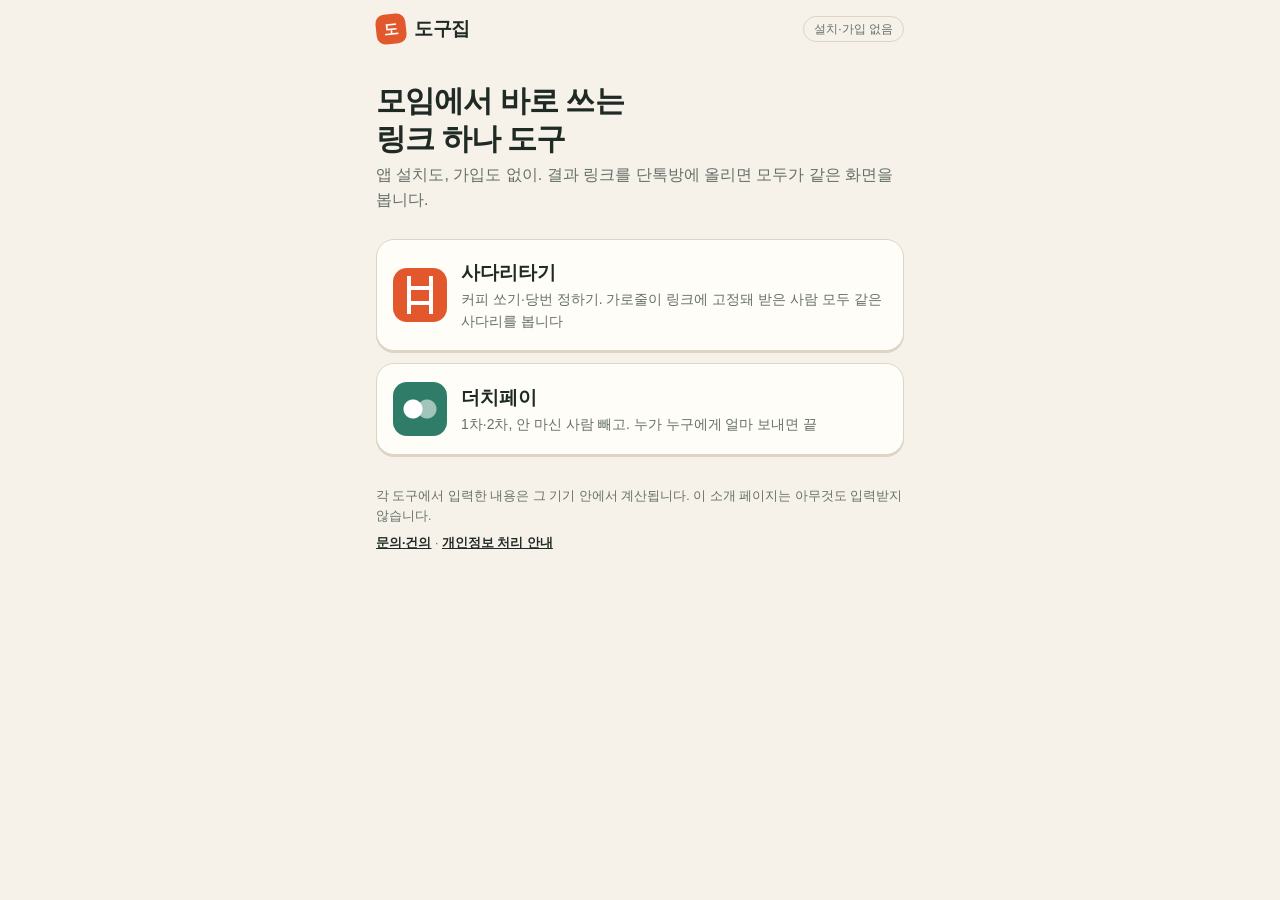
<file: site/dogujip_root/index.html>
<!doctype html>
<html lang="ko">
<head>
<meta charset="utf-8">
<meta name="viewport" content="width=device-width, initial-scale=1, viewport-fit=cover">
<meta name="referrer" content="no-referrer">
<meta http-equiv="Content-Security-Policy" content="default-src 'self'; script-src 'none'; style-src 'self'; img-src 'self' data:; connect-src 'none'; object-src 'none'; base-uri 'none'; form-action 'none'">
<title>도구집 - 설치·가입 없는 모임 도구</title>
<meta name="description" content="설치·가입 없이 링크 하나로 쓰는 사다리타기와 더치페이 계산기">
<link rel="icon" href="icon.svg" type="image/svg+xml">
<link rel="stylesheet" href="css/style.css">
</head>
<body>
<header class="top">
  <a class="brand" href="./"><span class="brand-mark" aria-hidden="true">도</span>도구집</a>
  <span class="tag">설치·가입 없음</span>
</header>
<main id="app">
  <section class="hero">
    <h1>모임에서 바로 쓰는<br>링크 하나 도구</h1>
    <p class="lead">앱 설치도, 가입도 없이. 결과 링크를 단톡방에 올리면 모두가 같은 화면을 봅니다.</p>
  </section>
  <div class="tools">
    <a class="tool" href="https://laddergame.dogujip.com/">
      <span class="tool-icon ladder-icon" aria-hidden="true"></span>
      <span class="tool-body"><b>사다리타기</b><span>커피 쏘기·당번 정하기. 가로줄이 링크에 고정돼 받은 사람 모두 같은 사다리를 봅니다</span></span>
    </a>
    <a class="tool" href="https://dutchtreat.dogujip.com/">
      <span class="tool-icon dutch-icon" aria-hidden="true"></span>
      <span class="tool-body"><b>더치페이</b><span>1차·2차, 안 마신 사람 빼고. 누가 누구에게 얼마 보내면 끝</span></span>
    </a>
  </div>
</main>
<footer class="foot">
  <p>각 도구에서 입력한 내용은 그 기기 안에서 계산됩니다. 이 소개 페이지는 아무것도 입력받지 않습니다.</p>
  <p><a href="mailto:sprycoke1@gmail.com?subject=%5B%EB%8F%84%EA%B5%AC%EC%A7%91%5D%20%EB%AC%B8%EC%9D%98%C2%B7%EA%B1%B4%EC%9D%98">문의·건의</a> · <a href="privacy.html">개인정보 처리 안내</a></p>
</footer>
</body>
</html>
</file>
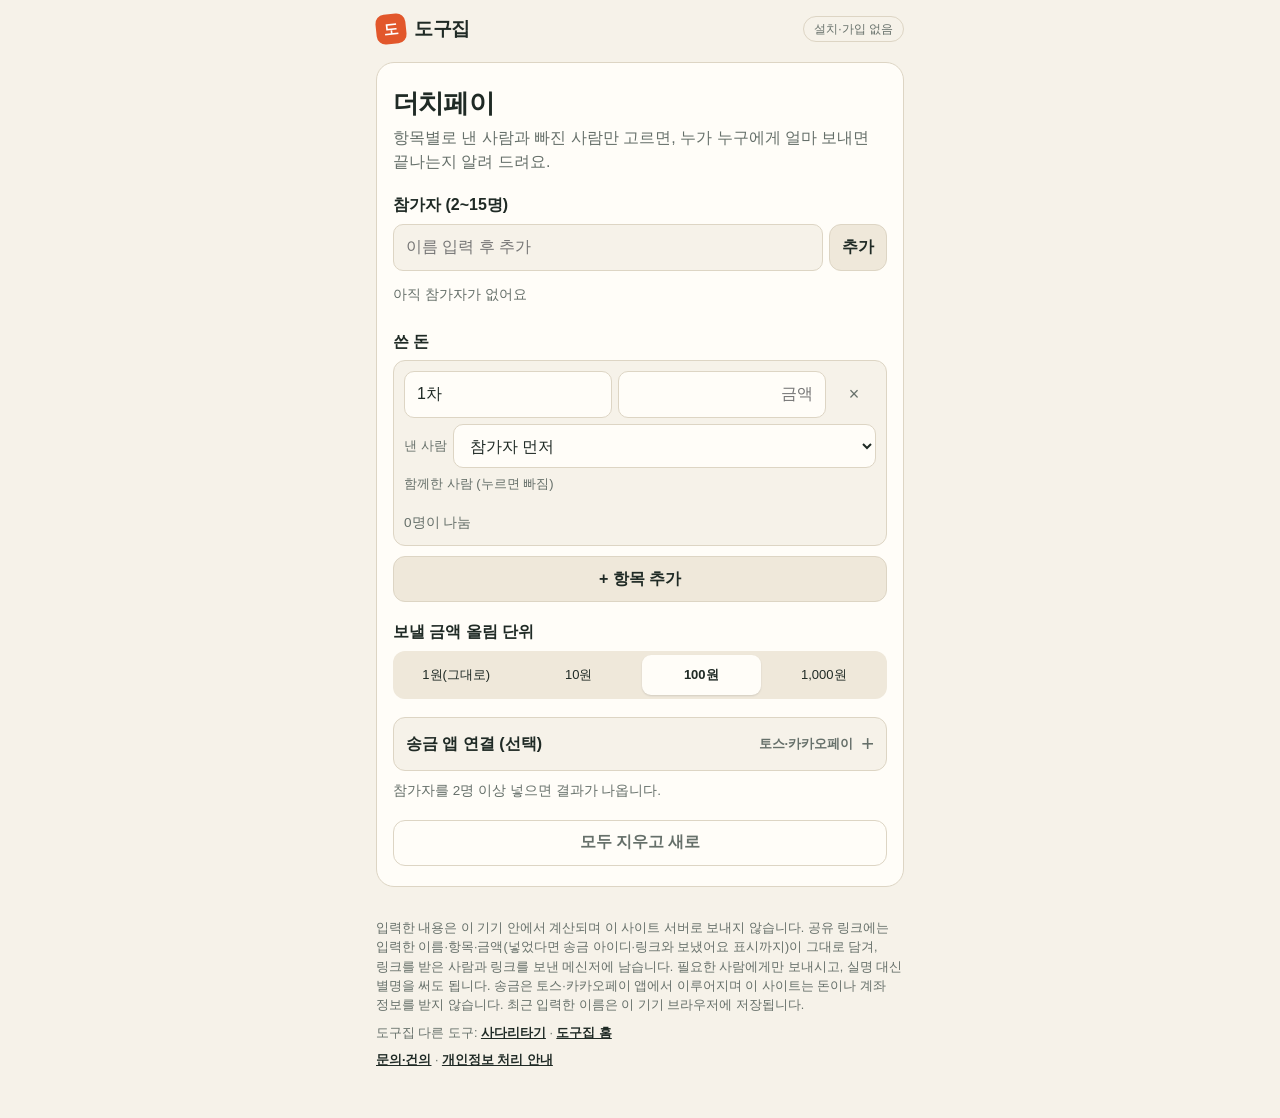
<file: site/dutchtreat/index.html>
<!doctype html>
<html lang="ko">
<head>
<meta charset="utf-8">
<meta name="viewport" content="width=device-width, initial-scale=1, viewport-fit=cover">
<meta name="referrer" content="no-referrer">
<meta http-equiv="Content-Security-Policy" content="default-src 'self'; script-src 'self'; style-src 'self'; img-src 'self' data:; connect-src 'none'; object-src 'none'; base-uri 'none'; form-action 'none'">
<title>더치페이 - 도구집</title>
<meta name="description" content="설치·가입 없이 1차·2차, 안 마신 사람까지 나눠 계산하는 더치페이 계산기. 결과 링크로 모두가 같은 화면">
<link rel="icon" href="icon.svg" type="image/svg+xml">
<link rel="manifest" href="manifest.webmanifest">
<link rel="apple-touch-icon" href="icons/apple-touch-icon.png">
<meta name="apple-mobile-web-app-capable" content="yes">
<meta name="mobile-web-app-capable" content="yes">
<meta name="apple-mobile-web-app-title" content="더치페이">
<meta name="theme-color" content="#f6f2e9">
<link rel="stylesheet" href="css/style.css">
<link rel="stylesheet" href="css/dutch.css">
</head>
<body>
<header class="top">
  <a class="brand" href="#/"><span class="brand-mark" aria-hidden="true">도</span>도구집</a>
  <span class="tag">설치·가입 없음</span>
</header>
<main id="app" tabindex="-1"></main>
<footer class="foot">
  <p>입력한 내용은 이 기기 안에서 계산되며 이 사이트 서버로 보내지 않습니다. 공유 링크에는 입력한 이름·항목·금액(넣었다면 송금 아이디·링크와 보냈어요 표시까지)이 그대로 담겨, 링크를 받은 사람과 링크를 보낸 메신저에 남습니다. 필요한 사람에게만 보내시고, 실명 대신 별명을 써도 됩니다. 송금은 토스·카카오페이 앱에서 이루어지며 이 사이트는 돈이나 계좌 정보를 받지 않습니다. 최근 입력한 이름은 이 기기 브라우저에 저장됩니다.</p>
  <p>도구집 다른 도구: <a href="https://laddergame.dogujip.com/">사다리타기</a> · <a href="https://dogujip.com/">도구집 홈</a></p>
  <p><a href="mailto:sprycoke1@gmail.com?subject=%5B%EB%8D%94%EC%B9%98%ED%8E%98%EC%9D%B4%5D%20%EB%AC%B8%EC%9D%98%C2%B7%EA%B1%B4%EC%9D%98">문의·건의</a> · <a href="privacy.html">개인정보 처리 안내</a></p>
</footer>
<div id="toast" role="status" aria-live="polite"></div>
<script src="js/core.js"></script>
<script src="js/ui.js"></script>
<script src="js/dutch.js"></script>
<script src="js/app.js"></script>
<script src="js/install.js"></script>
</body>
</html>
</file>
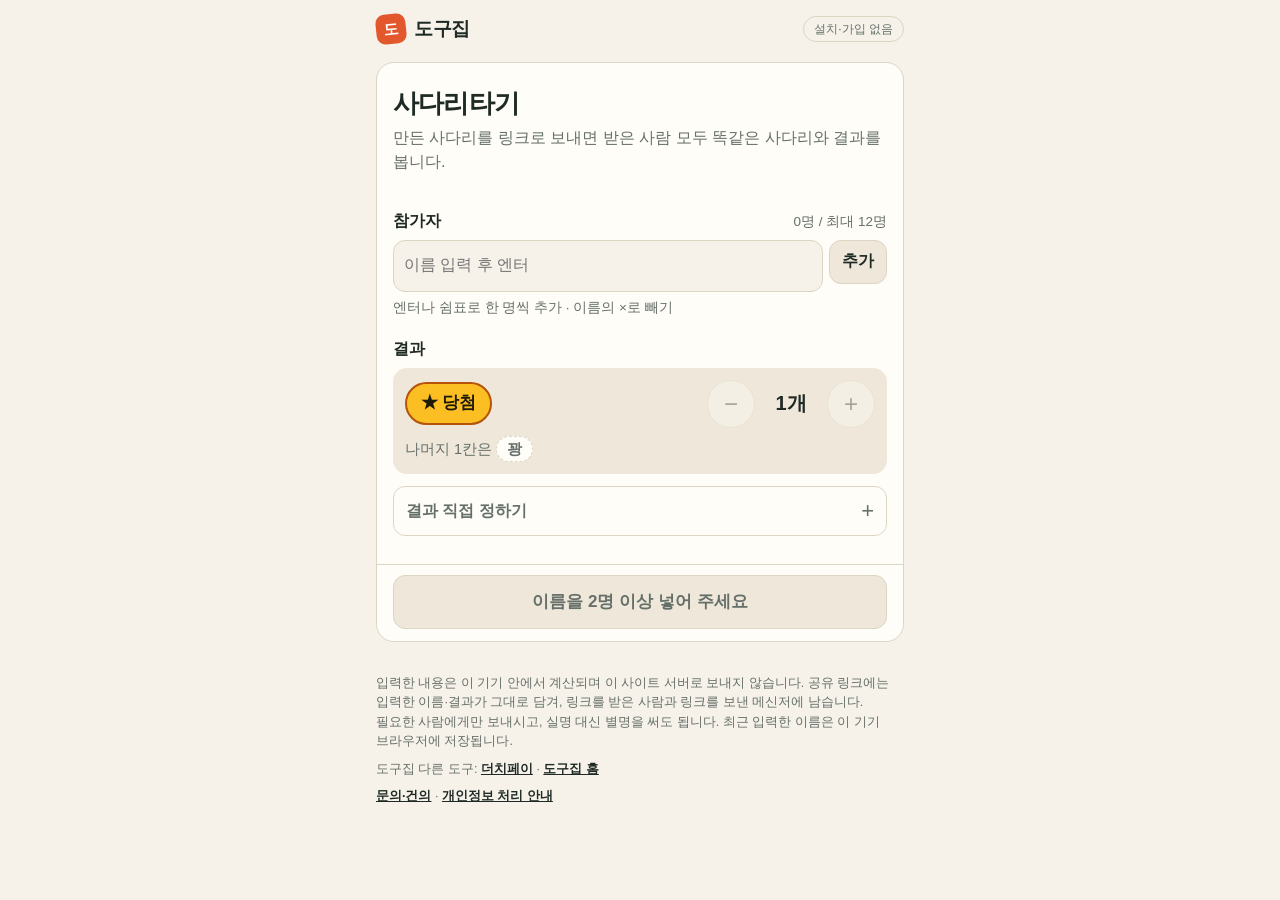
<file: site/laddergame/index.html>
<!doctype html>
<html lang="ko">
<head>
<meta charset="utf-8">
<meta name="viewport" content="width=device-width, initial-scale=1, viewport-fit=cover">
<meta name="referrer" content="no-referrer">
<meta http-equiv="Content-Security-Policy" content="default-src 'self'; script-src 'self'; style-src 'self'; img-src 'self' data:; connect-src 'none'; object-src 'none'; base-uri 'none'; form-action 'none'">
<title>사다리타기 - 도구집</title>
<meta name="description" content="설치·가입 없이 링크 하나로 모임 사람 모두가 같은 결과를 보는 사다리타기">
<link rel="icon" href="icon.svg" type="image/svg+xml">
<link rel="manifest" href="manifest.webmanifest">
<link rel="apple-touch-icon" href="icons/apple-touch-icon.png">
<meta name="apple-mobile-web-app-capable" content="yes">
<meta name="mobile-web-app-capable" content="yes">
<meta name="apple-mobile-web-app-title" content="사다리타기">
<meta property="og:type" content="website">
<meta property="og:site_name" content="도구집">
<meta property="og:title" content="사다리타기 - 링크 하나로 모두 같은 결과">
<meta property="og:description" content="이름을 누르면 공이 사다리를 따라 내려가요. 가로줄이 링크에 고정돼 받은 사람 모두 같은 사다리를 봅니다. 설치·가입 없음.">
<meta property="og:url" content="https://laddergame.dogujip.com/">
<meta property="og:image" content="https://laddergame.dogujip.com/og.png">
<meta property="og:image:width" content="1200">
<meta property="og:image:height" content="630">
<meta property="og:image:alt" content="색깔 공이 사다리를 따라 내려가 결과 칸에 도착한 그림">
<meta name="twitter:card" content="summary_large_image">
<meta name="theme-color" content="#f6f2e9">
<link rel="stylesheet" href="css/style.css">
<link rel="stylesheet" href="css/ladder.css">
</head>
<body>
<header class="top">
  <a class="brand" href="#/"><span class="brand-mark" aria-hidden="true">도</span>도구집</a>
  <span class="tag">설치·가입 없음</span>
</header>
<main id="app" tabindex="-1"></main>
<footer class="foot">
  <p>입력한 내용은 이 기기 안에서 계산되며 이 사이트 서버로 보내지 않습니다. 공유 링크에는 입력한 이름·결과가 그대로 담겨, 링크를 받은 사람과 링크를 보낸 메신저에 남습니다. 필요한 사람에게만 보내시고, 실명 대신 별명을 써도 됩니다. 최근 입력한 이름은 이 기기 브라우저에 저장됩니다.</p>
  <p>도구집 다른 도구: <a href="https://dutchtreat.dogujip.com/">더치페이</a> · <a href="https://dogujip.com/">도구집 홈</a></p>
  <p><a href="mailto:sprycoke1@gmail.com?subject=%5B%EC%82%AC%EB%8B%A4%EB%A6%AC%ED%83%80%EA%B8%B0%5D%20%EB%AC%B8%EC%9D%98%C2%B7%EA%B1%B4%EC%9D%98">문의·건의</a> · <a href="privacy.html">개인정보 처리 안내</a></p>
</footer>
<div id="toast" role="status" aria-live="polite"></div>
<script src="js/core.js"></script>
<script src="js/ui.js"></script>
<script src="js/ladder.js"></script>
<script src="js/app.js"></script>
<script src="js/install.js"></script>
</body>
</html>
</file>
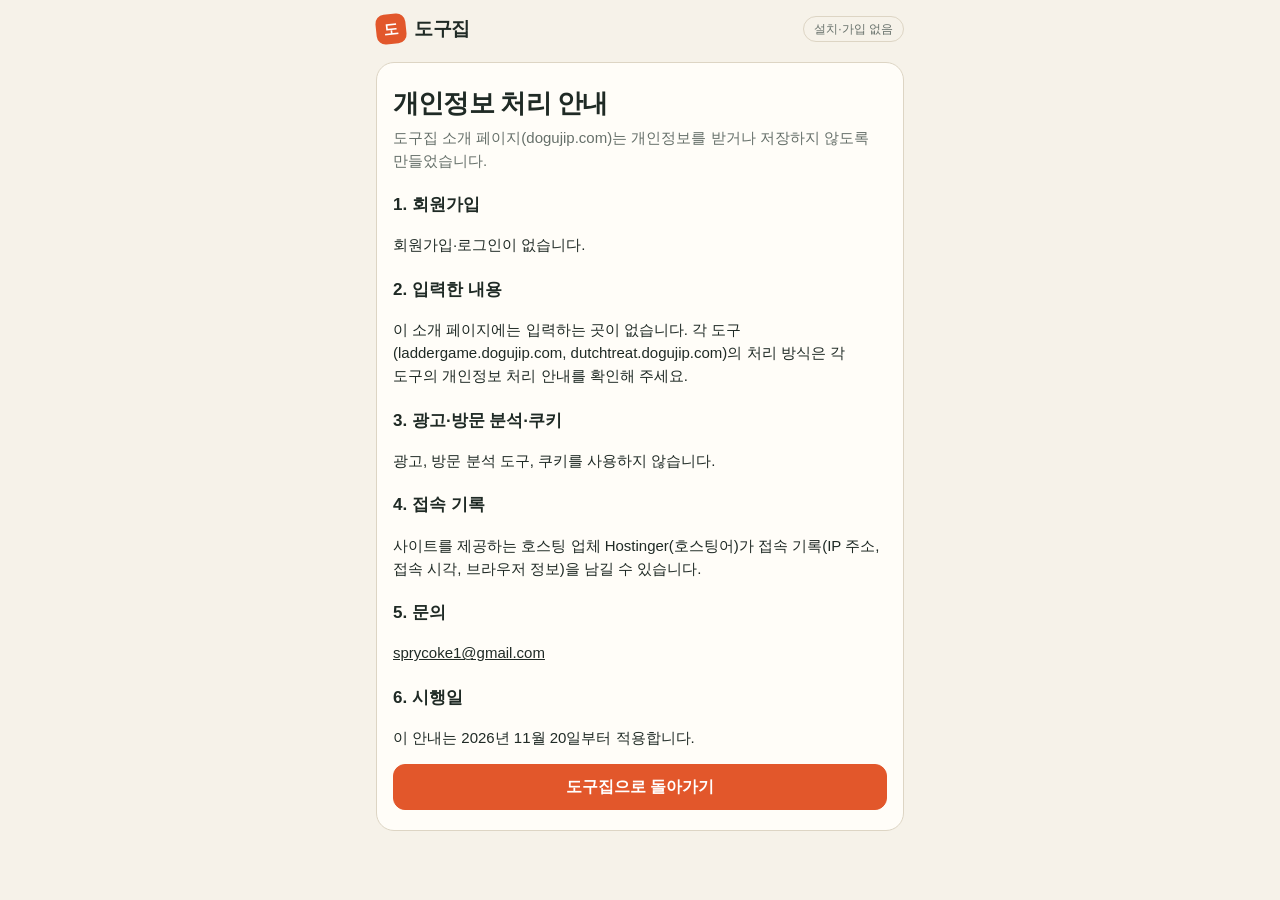
<file: site/dogujip_root/privacy.html>
<!doctype html>
<html lang="ko">
<head>
<meta charset="utf-8">
<meta name="viewport" content="width=device-width, initial-scale=1, viewport-fit=cover">
<meta name="referrer" content="no-referrer">
<meta http-equiv="Content-Security-Policy" content="default-src 'self'; script-src 'none'; style-src 'self'; img-src 'self' data:; connect-src 'none'; object-src 'none'; base-uri 'none'; form-action 'none'">
<title>개인정보 처리 안내 - 도구집</title>
<link rel="icon" href="icon.svg" type="image/svg+xml">
<link rel="stylesheet" href="css/style.css">
</head>
<body>
<header class="top">
  <a class="brand" href="./"><span class="brand-mark" aria-hidden="true">도</span>도구집</a>
  <span class="tag">설치·가입 없음</span>
</header>
<main>
<section class="panel doc">
  <h1>개인정보 처리 안내</h1>
  <p class="lead">도구집 소개 페이지(dogujip.com)는 개인정보를 받거나 저장하지 않도록 만들었습니다.</p>

  <h2>1. 회원가입</h2>
  <p>회원가입·로그인이 없습니다.</p>

  <h2>2. 입력한 내용</h2>
  <p>이 소개 페이지에는 입력하는 곳이 없습니다. 각 도구(laddergame.dogujip.com, dutchtreat.dogujip.com)의 처리 방식은 각 도구의 개인정보 처리 안내를 확인해 주세요.</p>

  <h2>3. 광고·방문 분석·쿠키</h2>
  <p>광고, 방문 분석 도구, 쿠키를 사용하지 않습니다.</p>

  <h2>4. 접속 기록</h2>
  <p>사이트를 제공하는 호스팅 업체 Hostinger(호스팅어)가 접속 기록(IP 주소, 접속 시각, 브라우저 정보)을 남길 수 있습니다.</p>

  <h2>5. 문의</h2>
  <p><a href="mailto:sprycoke1@gmail.com">sprycoke1@gmail.com</a></p>

  <h2>6. 시행일</h2>
  <p>이 안내는 2026년 11월 20일부터 적용합니다.</p>

  <div class="row-btns"><a class="btn primary" href="./">도구집으로 돌아가기</a></div>
</section>
</main>
</body>
</html>
</file>
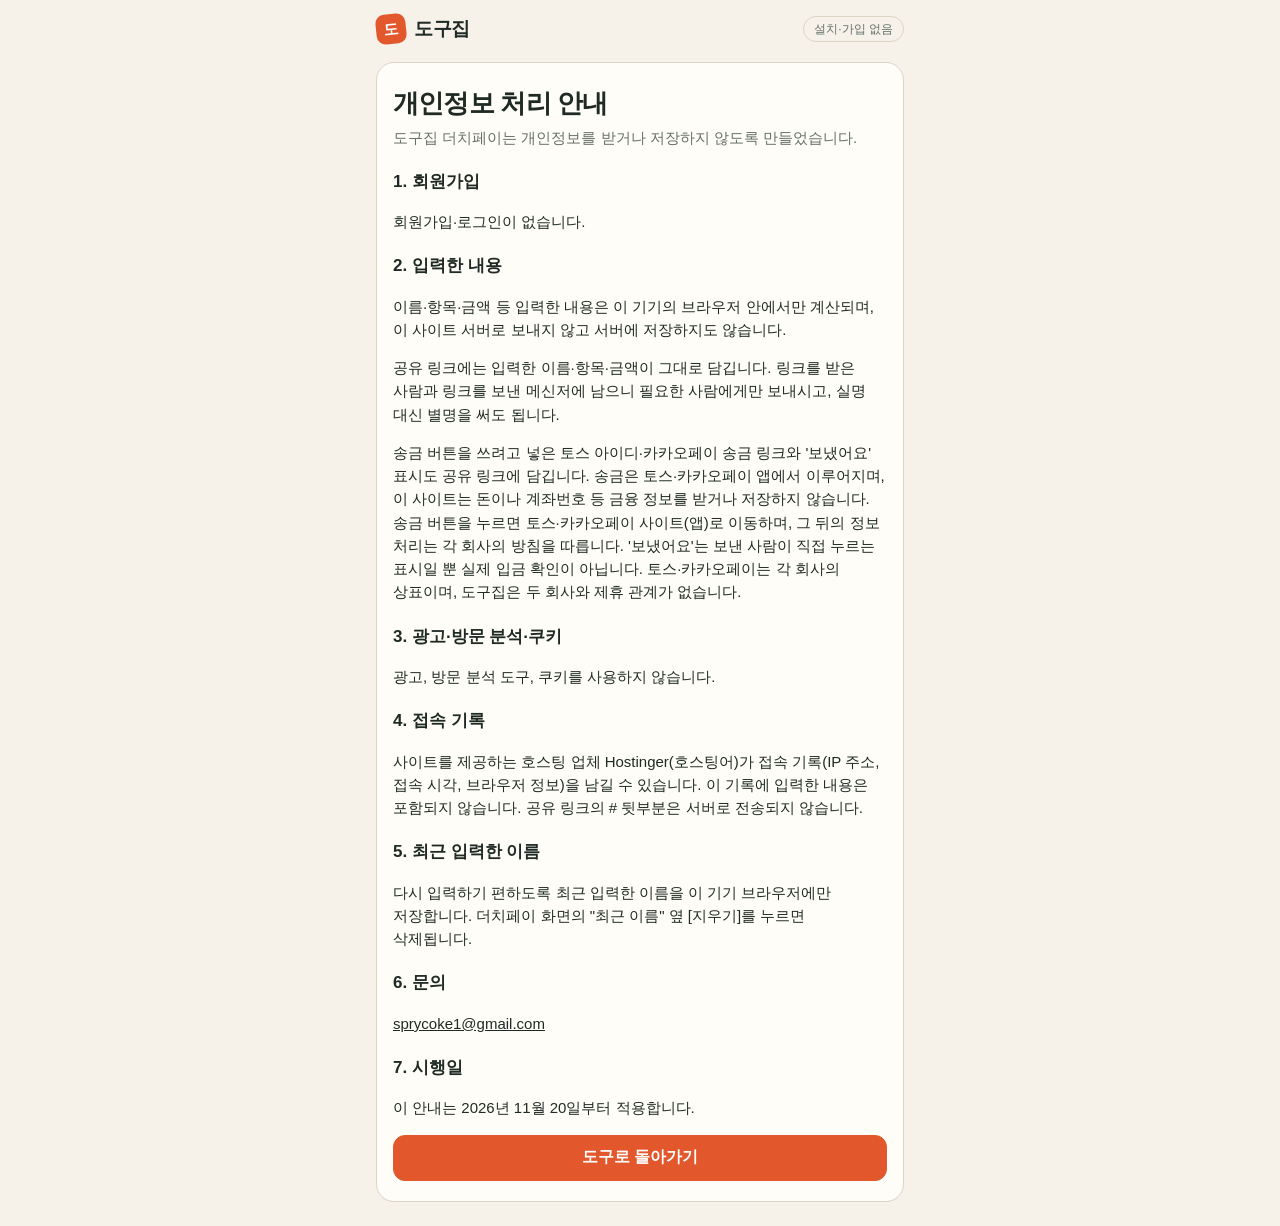
<file: site/dutchtreat/privacy.html>
<!doctype html>
<html lang="ko">
<head>
<meta charset="utf-8">
<meta name="viewport" content="width=device-width, initial-scale=1, viewport-fit=cover">
<meta name="referrer" content="no-referrer">
<meta http-equiv="Content-Security-Policy" content="default-src 'self'; script-src 'none'; style-src 'self'; img-src 'self'; connect-src 'none'; form-action 'none'; base-uri 'none'">
<title>개인정보 처리 안내 - 도구집 더치페이</title>
<link rel="icon" href="icon.svg" type="image/svg+xml">
<link rel="stylesheet" href="css/style.css">
</head>
<body>
<header class="top">
  <a class="brand" href="index.html#/"><span class="brand-mark" aria-hidden="true">도</span>도구집</a>
  <span class="tag">설치·가입 없음</span>
</header>
<main>
<section class="panel doc">
  <h1>개인정보 처리 안내</h1>
  <p class="lead">도구집 더치페이는 개인정보를 받거나 저장하지 않도록 만들었습니다.</p>

  <h2>1. 회원가입</h2>
  <p>회원가입·로그인이 없습니다.</p>

  <h2>2. 입력한 내용</h2>
  <p>이름·항목·금액 등 입력한 내용은 이 기기의 브라우저 안에서만 계산되며, 이 사이트 서버로 보내지 않고 서버에 저장하지도 않습니다.</p>
  <p>공유 링크에는 입력한 이름·항목·금액이 그대로 담깁니다. 링크를 받은 사람과 링크를 보낸 메신저에 남으니 필요한 사람에게만 보내시고, 실명 대신 별명을 써도 됩니다.</p>
  <p>송금 버튼을 쓰려고 넣은 토스 아이디·카카오페이 송금 링크와 '보냈어요' 표시도 공유 링크에 담깁니다. 송금은 토스·카카오페이 앱에서 이루어지며, 이 사이트는 돈이나 계좌번호 등 금융 정보를 받거나 저장하지 않습니다. 송금 버튼을 누르면 토스·카카오페이 사이트(앱)로 이동하며, 그 뒤의 정보 처리는 각 회사의 방침을 따릅니다. '보냈어요'는 보낸 사람이 직접 누르는 표시일 뿐 실제 입금 확인이 아닙니다. 토스·카카오페이는 각 회사의 상표이며, 도구집은 두 회사와 제휴 관계가 없습니다.</p>

  <h2>3. 광고·방문 분석·쿠키</h2>
  <p>광고, 방문 분석 도구, 쿠키를 사용하지 않습니다.</p>

  <h2>4. 접속 기록</h2>
  <p>사이트를 제공하는 호스팅 업체 Hostinger(호스팅어)가 접속 기록(IP 주소, 접속 시각, 브라우저 정보)을 남길 수 있습니다. 이 기록에 입력한 내용은 포함되지 않습니다. 공유 링크의 # 뒷부분은 서버로 전송되지 않습니다.</p>

  <h2>5. 최근 입력한 이름</h2>
  <p>다시 입력하기 편하도록 최근 입력한 이름을 이 기기 브라우저에만 저장합니다. 더치페이 화면의 "최근 이름" 옆 [지우기]를 누르면 삭제됩니다.</p>

  <h2>6. 문의</h2>
  <p><a href="mailto:sprycoke1@gmail.com">sprycoke1@gmail.com</a></p>

  <h2>7. 시행일</h2>
  <p>이 안내는 2026년 11월 20일부터 적용합니다.</p>

  <div class="row-btns"><a class="btn primary" href="index.html#/">도구로 돌아가기</a></div>
</section>
</main>
</body>
</html>
</file>
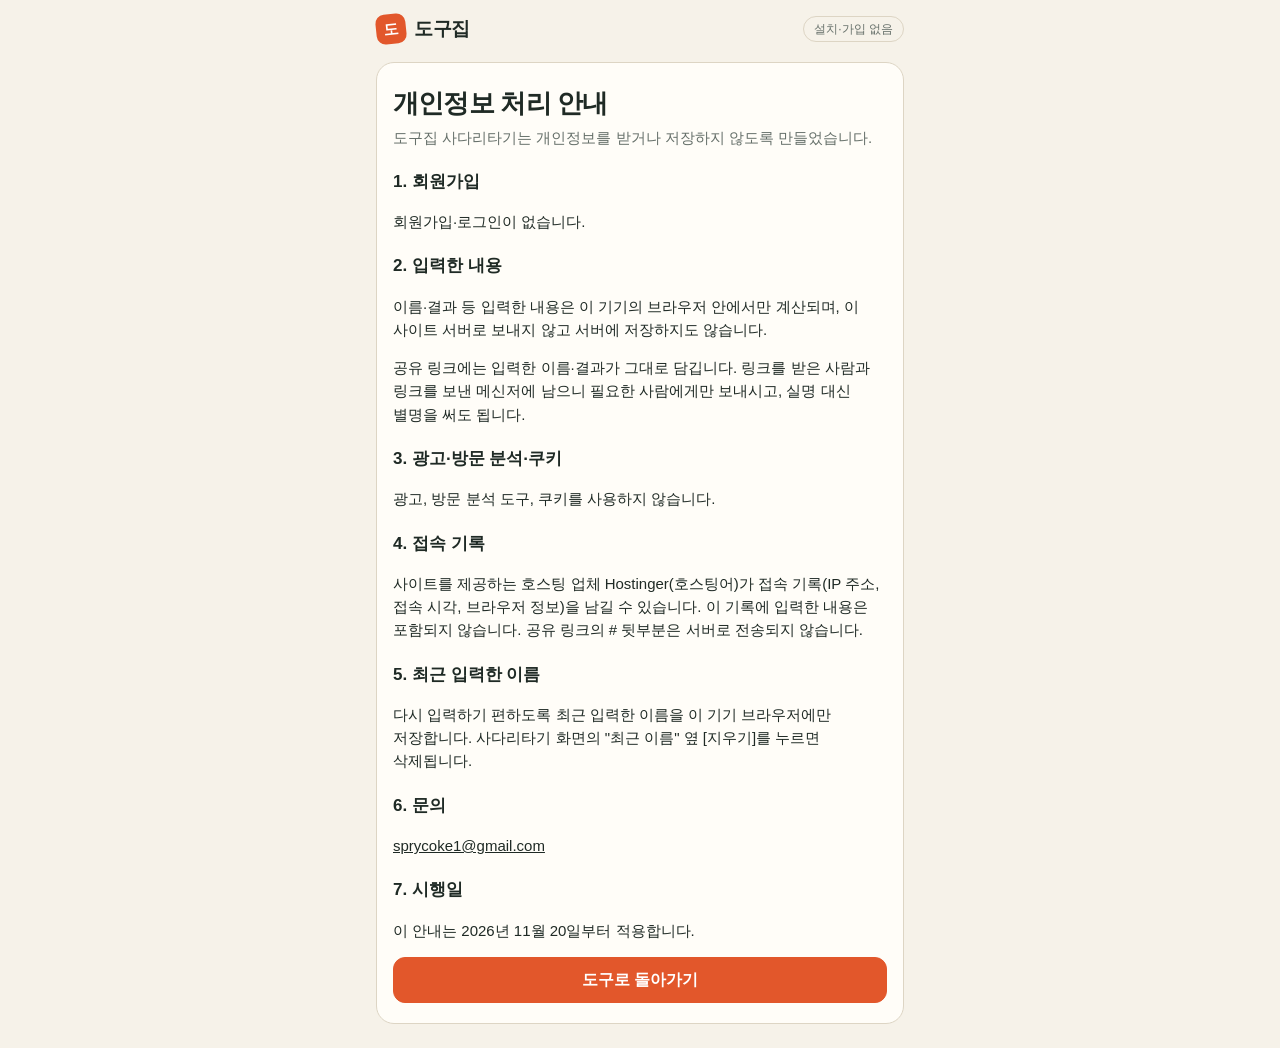
<file: site/laddergame/privacy.html>
<!doctype html>
<html lang="ko">
<head>
<meta charset="utf-8">
<meta name="viewport" content="width=device-width, initial-scale=1, viewport-fit=cover">
<meta name="referrer" content="no-referrer">
<meta http-equiv="Content-Security-Policy" content="default-src 'self'; script-src 'none'; style-src 'self'; img-src 'self'; connect-src 'none'; form-action 'none'; base-uri 'none'">
<title>개인정보 처리 안내 - 도구집 사다리타기</title>
<link rel="icon" href="icon.svg" type="image/svg+xml">
<link rel="stylesheet" href="css/style.css">
</head>
<body>
<header class="top">
  <a class="brand" href="index.html#/"><span class="brand-mark" aria-hidden="true">도</span>도구집</a>
  <span class="tag">설치·가입 없음</span>
</header>
<main>
<section class="panel doc">
  <h1>개인정보 처리 안내</h1>
  <p class="lead">도구집 사다리타기는 개인정보를 받거나 저장하지 않도록 만들었습니다.</p>

  <h2>1. 회원가입</h2>
  <p>회원가입·로그인이 없습니다.</p>

  <h2>2. 입력한 내용</h2>
  <p>이름·결과 등 입력한 내용은 이 기기의 브라우저 안에서만 계산되며, 이 사이트 서버로 보내지 않고 서버에 저장하지도 않습니다.</p>
  <p>공유 링크에는 입력한 이름·결과가 그대로 담깁니다. 링크를 받은 사람과 링크를 보낸 메신저에 남으니 필요한 사람에게만 보내시고, 실명 대신 별명을 써도 됩니다.</p>

  <h2>3. 광고·방문 분석·쿠키</h2>
  <p>광고, 방문 분석 도구, 쿠키를 사용하지 않습니다.</p>

  <h2>4. 접속 기록</h2>
  <p>사이트를 제공하는 호스팅 업체 Hostinger(호스팅어)가 접속 기록(IP 주소, 접속 시각, 브라우저 정보)을 남길 수 있습니다. 이 기록에 입력한 내용은 포함되지 않습니다. 공유 링크의 # 뒷부분은 서버로 전송되지 않습니다.</p>

  <h2>5. 최근 입력한 이름</h2>
  <p>다시 입력하기 편하도록 최근 입력한 이름을 이 기기 브라우저에만 저장합니다. 사다리타기 화면의 "최근 이름" 옆 [지우기]를 누르면 삭제됩니다.</p>

  <h2>6. 문의</h2>
  <p><a href="mailto:sprycoke1@gmail.com">sprycoke1@gmail.com</a></p>

  <h2>7. 시행일</h2>
  <p>이 안내는 2026년 11월 20일부터 적용합니다.</p>

  <div class="row-btns"><a class="btn primary" href="index.html#/">도구로 돌아가기</a></div>
</section>
</main>
</body>
</html>
</file>
<file: site/dogujip_root/css/style.css>
:root {
  --bg: #f6f2e9;
  --card: #fffdf8;
  --ink: #1f2a25;
  --muted: #66706a;
  --line: #ddd5c4;
  --accent: #e2572b;
  --accent-ink: #ffffff;
  --green: #2f7d68;
  --soft: #efe8da;
  --danger: #c2372f;
  --rail: #3a463f;
  --radius: 14px;
  color-scheme: light;
}
@media (prefers-color-scheme: dark) {
  :root {
    --bg: #151a17; --card: #1e2521; --ink: #ecefe9; --muted: #a2aba5; --line: #333d37;
    --accent: #f06a3d; --green: #5cbf9f; --soft: #262e29; --danger: #ff7a70; --rail: #c8d0ca;
    color-scheme: dark;
  }
}
* { box-sizing: border-box; }
html { -webkit-text-size-adjust: 100%; }
body {
  margin: 0; background: var(--bg); color: var(--ink);
  font: 16px/1.55 -apple-system, BlinkMacSystemFont, "Apple SD Gothic Neo", "Malgun Gothic", "Noto Sans KR", sans-serif;
  word-break: keep-all; overflow-wrap: anywhere;
}
a { color: inherit; }
main { max-width: 560px; margin: 0 auto; padding: 0 16px 24px; outline: none; }

.top { max-width: 560px; margin: 0 auto; padding: 14px 16px; display: flex; align-items: center; justify-content: space-between; }
.brand { display: inline-flex; align-items: center; gap: 8px; font-weight: 800; font-size: 19px; text-decoration: none; letter-spacing: -0.02em; }
.brand-mark { display: inline-grid; place-items: center; width: 30px; height: 30px; border-radius: 9px; background: var(--accent); color: var(--accent-ink); font-size: 15px; transform: rotate(-6deg); }
.tag { font-size: 12px; color: var(--muted); border: 1px solid var(--line); border-radius: 999px; padding: 3px 10px; }
.foot { max-width: 560px; margin: 0 auto; padding: 8px 16px 40px; font-size: 12.5px; color: var(--muted); }

h1 { font-size: 26px; line-height: 1.25; margin: 6px 0 6px; letter-spacing: -0.03em; }
h2 { font-size: 19px; margin: 22px 0 8px; }
h3 { font-size: 16px; margin: 18px 0 6px; }
.lead { color: var(--muted); margin: 0 0 16px; }
.help { color: var(--muted); font-size: 13.5px; margin: 6px 0; }
.error { color: var(--danger); font-size: 14px; min-height: 1em; margin: 8px 0; }
.error:empty { margin: 0; }

/* 첫 화면 */
.hero { padding: 18px 0 10px; }
.hero h1 { font-size: 30px; }
.tools { display: grid; gap: 12px; }
.tool {
  display: flex; gap: 14px; align-items: center; text-decoration: none;
  background: var(--card); border: 1px solid var(--line); border-radius: 18px; padding: 18px 16px;
  box-shadow: 0 2px 0 var(--line); transition: transform .12s ease;
}
.tool:active { transform: translateY(2px); box-shadow: none; }
.tool-body { display: grid; gap: 2px; }
.tool-body b { font-size: 19px; }
.tool-body span { color: var(--muted); font-size: 14px; }
.tool-icon { flex: none; width: 54px; height: 54px; border-radius: 14px; position: relative; }
.ladder-icon {
  background:
    linear-gradient(var(--accent-ink), var(--accent-ink)) 14px 8px / 4px 38px no-repeat,
    linear-gradient(var(--accent-ink), var(--accent-ink)) 36px 8px / 4px 38px no-repeat,
    linear-gradient(var(--accent-ink), var(--accent-ink)) 14px 18px / 26px 4px no-repeat,
    linear-gradient(var(--accent-ink), var(--accent-ink)) 14px 33px / 26px 4px no-repeat,
    var(--accent);
}
.dutch-icon {
  background:
    radial-gradient(circle at 20px 27px, var(--accent-ink) 0 9px, transparent 10px),
    radial-gradient(circle at 34px 27px, rgba(255,255,255,.55) 0 9px, transparent 10px),
    var(--green);
}

/* 입력 공통 */
.panel { background: var(--card); border: 1px solid var(--line); border-radius: 18px; padding: 18px 16px 20px; margin-top: 4px; }
.field-label { display: block; font-weight: 700; margin: 18px 0 6px; }
.field-label .count { font-weight: 500; color: var(--muted); font-size: 14px; margin-left: 4px; }
input[type=text], input[type=number], textarea, select {
  width: 100%; font: inherit; color: var(--ink); background: var(--bg);
  border: 1px solid var(--line); border-radius: 10px; padding: 10px 12px; min-height: 44px;
}
textarea { resize: vertical; }
input:focus, textarea:focus, select:focus, button:focus-visible, a:focus-visible { outline: 3px solid color-mix(in srgb, var(--accent) 45%, transparent); outline-offset: 1px; }

.btn {
  display: inline-flex; align-items: center; justify-content: center; gap: 6px;
  min-height: 46px; padding: 0 16px; border-radius: 12px; border: 1px solid var(--line);
  background: var(--soft); color: var(--ink); font: inherit; font-weight: 700; cursor: pointer; text-decoration: none;
}
.btn.primary { background: var(--accent); border-color: var(--accent); color: var(--accent-ink); }
.btn.ghost { background: transparent; font-weight: 600; color: var(--muted); }
.btn.small { min-height: 44px; padding: 0 12px; flex: none; }
.btn.wide { width: 100%; margin-top: 14px; }
.btn:active { filter: brightness(.95); }
.row-btns { display: flex; flex-wrap: wrap; gap: 8px; margin-top: 14px; }
.row-btns .btn { flex: 1 1 auto; }
.row-btns.minor { margin-top: 18px; }

.chips { display: flex; flex-wrap: wrap; gap: 6px; align-items: center; margin: 8px 0; }
.chips-label { font-size: 12.5px; color: var(--muted); margin-right: 2px; }
.chip { font: inherit; font-size: 14px; border: 1px solid var(--line); background: var(--bg); color: var(--ink); border-radius: 999px; padding: 6px 12px; min-height: 36px; cursor: pointer; }
.chip.clear { font-size: 12.5px; min-height: 30px; padding: 3px 10px; color: var(--muted); background: transparent; border-style: dashed; }
.foot p { margin: 0 0 8px; }
.foot a { color: var(--ink); font-weight: 600; }
.doc h2 { font-size: 17px; margin: 20px 0 6px; }
.doc p, .doc li { font-size: 15px; }
.doc ul { padding-left: 20px; margin: 6px 0; }
.chip.person { display: inline-flex; align-items: center; gap: 2px; padding-right: 4px; background: var(--soft); cursor: default; font-weight: 600; }
.x { border: 0; background: transparent; color: var(--muted); font-size: 18px; width: 32px; height: 32px; border-radius: 50%; cursor: pointer; }
.x.big { flex: none; width: 44px; height: 44px; }
.chip.toggle { text-decoration: line-through; color: var(--muted); }
.chip.toggle.on { text-decoration: none; color: var(--ink); background: color-mix(in srgb, var(--green) 16%, var(--card)); border-color: var(--green); font-weight: 600; }

/* 사다리 만들기 */
.quick { display: flex; flex-wrap: wrap; gap: 6px; align-items: center; background: var(--soft); border-radius: 12px; padding: 8px; }
.quick input[type=text] { width: 76px; flex: 1 1 64px; }
.quick .num { width: 64px; flex: none; }
.quick span { font-size: 14px; }
.result-list { display: grid; grid-template-columns: repeat(2, 1fr); gap: 6px; margin-top: 8px; }

/* 사다리 보기 */
.play-head { display: flex; align-items: baseline; justify-content: space-between; gap: 8px; flex-wrap: wrap; }
.code { font-size: 13px; color: var(--muted); background: var(--soft); border-radius: 8px; padding: 4px 8px; }
.code b { font-family: ui-monospace, SFMono-Regular, Menlo, monospace; color: var(--ink); letter-spacing: .04em; }
.fixed-note { font-size: 14px; background: color-mix(in srgb, var(--green) 12%, var(--card)); border-left: 4px solid var(--green); padding: 8px 10px; border-radius: 6px; margin: 10px 0; }
.board { margin-top: 10px; user-select: none; -webkit-user-select: none; }
.ends { display: grid; gap: 2px; }
.end-name, .end-res {
  min-width: 0; overflow: hidden; text-overflow: ellipsis; white-space: nowrap; text-align: center;
  font: inherit; font-size: 13px; font-weight: 700; padding: 8px 1px; border-radius: 8px;
}
.board.dense .end-name, .board.dense .end-res { font-size: 11px; letter-spacing: -0.04em; white-space: normal; word-break: break-all; line-height: 1.2; padding: 6px 0; }
.end-name { border: 2px solid var(--c); background: var(--card); color: var(--ink); cursor: pointer; min-height: 40px; }
.end-name.done { background: var(--c); color: #fff; }
.end-res { border: 1px solid var(--line); background: var(--card); min-height: 40px; display: grid; place-items: center; }
.end-res.covered { background: repeating-linear-gradient(-45deg, var(--soft) 0 6px, var(--card) 6px 12px); color: var(--muted); }
.end-res:not(.covered) { border: 2px solid var(--c); color: var(--ink); animation: pop .35s ease; }
@keyframes pop { from { transform: scale(.8); } to { transform: scale(1); } }
svg.ladder { display: block; width: 100%; margin: 4px 0; }
svg.ladder .rail { stroke: var(--rail); stroke-width: 2.5; stroke-linecap: round; }
svg.ladder .rung { stroke: var(--rail); stroke-width: 2.5; stroke-linecap: round; }
svg.ladder .trail { fill: none; stroke-width: 5; stroke-linecap: round; stroke-linejoin: round; opacity: .9; }
.summary { list-style: none; padding: 0; margin: 12px 0 0; display: grid; gap: 4px; }
.summary li { border-left: 4px solid var(--c); padding: 4px 10px; background: var(--soft); border-radius: 6px; }
.summary .res { font-weight: 700; }
.share-box { margin-top: 20px; border-top: 1px dashed var(--line); padding-top: 12px; }
.share-title { font-weight: 800; margin: 0; }

/* 더치페이 */
.add-row { display: flex; gap: 6px; }
.items { display: grid; gap: 10px; }
.item { border: 1px solid var(--line); border-radius: 12px; padding: 10px; background: var(--bg); }
.item input, .item select { background: var(--card); }
.item-row { display: flex; gap: 6px; align-items: center; margin-bottom: 6px; }
.item-row input[type=text] { flex: 1 1 0; min-width: 0; }
.item-row .amount { flex: 1.2 1 0; text-align: right; font-variant-numeric: tabular-nums; }
.mini { font-size: 13px; color: var(--muted); flex: none; }
.items .btn.wide { margin-top: 0; }
.seg { display: grid; grid-template-columns: repeat(4, 1fr); gap: 4px; background: var(--soft); border-radius: 12px; padding: 4px; }
.seg-btn { font: inherit; font-size: 13px; border: 0; border-radius: 9px; min-height: 40px; background: transparent; color: var(--ink); cursor: pointer; padding: 0 2px; }
.seg-btn.on { background: var(--card); font-weight: 800; box-shadow: 0 1px 2px rgba(0,0,0,.12); }
.result { margin-top: 10px; }
.table-wrap { overflow-x: auto; }
table { width: 100%; border-collapse: collapse; font-size: 14px; font-variant-numeric: tabular-nums; }
th, td { padding: 8px 4px; border-bottom: 1px solid var(--line); text-align: right; white-space: nowrap; }
th:first-child, td:first-child { text-align: left; }
thead th { font-size: 12.5px; color: var(--muted); font-weight: 600; }
tbody th { font-weight: 700; max-width: 7em; overflow: hidden; text-overflow: ellipsis; }
.bal { font-weight: 700; font-size: 13px; }
.bal.plus { color: var(--green); }
.bal.minus { color: var(--accent); }
.bal.zero { color: var(--muted); font-weight: 500; }
.transfers { list-style: none; padding: 0; margin: 0; display: grid; gap: 6px; }
.transfers li { display: flex; align-items: center; flex-wrap: wrap; gap: 2px; background: var(--soft); border-radius: 10px; padding: 10px 12px; }
.transfers .arrow { color: var(--muted); }
.transfers .amt { margin-left: auto; font-weight: 800; font-size: 17px; font-variant-numeric: tabular-nums; }
.note { font-size: 13.5px; color: var(--muted); background: var(--bg); border-radius: 8px; padding: 8px 10px; }

#toast {
  position: fixed; left: 50%; bottom: calc(20px + env(safe-area-inset-bottom)); transform: translate(-50%, 20px);
  background: var(--ink); color: var(--bg); padding: 10px 16px; border-radius: 999px; font-size: 14px;
  opacity: 0; pointer-events: none; transition: opacity .2s, transform .2s; max-width: calc(100% - 32px); text-align: center;
}
#toast.show { opacity: 1; transform: translate(-50%, 0); }
@media (prefers-reduced-motion: reduce) { * { animation: none !important; transition: none !important; } }
</file>
<file: site/dutchtreat/css/style.css>
:root {
  --bg: #f6f2e9;
  --card: #fffdf8;
  --ink: #1f2a25;
  --muted: #66706a;
  --line: #ddd5c4;
  --accent: #e2572b;
  --accent-ink: #ffffff;
  --green: #2f7d68;
  --soft: #efe8da;
  --danger: #c2372f;
  --rail: #3a463f;
  --radius: 14px;
  color-scheme: light;
}
@media (prefers-color-scheme: dark) {
  :root {
    --bg: #151a17; --card: #1e2521; --ink: #ecefe9; --muted: #a2aba5; --line: #333d37;
    --accent: #f06a3d; --green: #5cbf9f; --soft: #262e29; --danger: #ff7a70; --rail: #c8d0ca;
    color-scheme: dark;
  }
}
* { box-sizing: border-box; }
html { -webkit-text-size-adjust: 100%; }
body {
  margin: 0; background: var(--bg); color: var(--ink);
  font: 16px/1.55 -apple-system, BlinkMacSystemFont, "Apple SD Gothic Neo", "Malgun Gothic", "Noto Sans KR", sans-serif;
  word-break: keep-all; overflow-wrap: anywhere;
}
a { color: inherit; }
main { max-width: 560px; margin: 0 auto; padding: 0 16px 24px; outline: none; }

.top { max-width: 560px; margin: 0 auto; padding: 14px 16px; display: flex; align-items: center; justify-content: space-between; }
.brand { display: inline-flex; align-items: center; gap: 8px; font-weight: 800; font-size: 19px; text-decoration: none; letter-spacing: -0.02em; }
.brand-mark { display: inline-grid; place-items: center; width: 30px; height: 30px; border-radius: 9px; background: var(--accent); color: var(--accent-ink); font-size: 15px; transform: rotate(-6deg); }
.tag { font-size: 12px; color: var(--muted); border: 1px solid var(--line); border-radius: 999px; padding: 3px 10px; }
.foot { max-width: 560px; margin: 0 auto; padding: 8px 16px 40px; font-size: 12.5px; color: var(--muted); }

h1 { font-size: 26px; line-height: 1.25; margin: 6px 0 6px; letter-spacing: -0.03em; }
h2 { font-size: 19px; margin: 22px 0 8px; }
h3 { font-size: 16px; margin: 18px 0 6px; }
.lead { color: var(--muted); margin: 0 0 16px; }
.help { color: var(--muted); font-size: 13.5px; margin: 6px 0; }
.error { color: var(--danger); font-size: 14px; min-height: 1em; margin: 8px 0; }
.error:empty { margin: 0; }

/* 첫 화면 */
.hero { padding: 18px 0 10px; }
.hero h1 { font-size: 30px; }
.tools { display: grid; gap: 12px; }
.tool {
  display: flex; gap: 14px; align-items: center; text-decoration: none;
  background: var(--card); border: 1px solid var(--line); border-radius: 18px; padding: 18px 16px;
  box-shadow: 0 2px 0 var(--line); transition: transform .12s ease;
}
.tool:active { transform: translateY(2px); box-shadow: none; }
.tool-body { display: grid; gap: 2px; }
.tool-body b { font-size: 19px; }
.tool-body span { color: var(--muted); font-size: 14px; }
.tool-icon { flex: none; width: 54px; height: 54px; border-radius: 14px; position: relative; }
.ladder-icon {
  background:
    linear-gradient(var(--accent-ink), var(--accent-ink)) 14px 8px / 4px 38px no-repeat,
    linear-gradient(var(--accent-ink), var(--accent-ink)) 36px 8px / 4px 38px no-repeat,
    linear-gradient(var(--accent-ink), var(--accent-ink)) 14px 18px / 26px 4px no-repeat,
    linear-gradient(var(--accent-ink), var(--accent-ink)) 14px 33px / 26px 4px no-repeat,
    var(--accent);
}
.dutch-icon {
  background:
    radial-gradient(circle at 20px 27px, var(--accent-ink) 0 9px, transparent 10px),
    radial-gradient(circle at 34px 27px, rgba(255,255,255,.55) 0 9px, transparent 10px),
    var(--green);
}

/* 입력 공통 */
.panel { background: var(--card); border: 1px solid var(--line); border-radius: 18px; padding: 18px 16px 20px; margin-top: 4px; }
.field-label { display: block; font-weight: 700; margin: 18px 0 6px; }
.field-label .count { font-weight: 500; color: var(--muted); font-size: 14px; margin-left: 4px; }
input[type=text], input[type=number], textarea, select {
  width: 100%; font: inherit; color: var(--ink); background: var(--bg);
  border: 1px solid var(--line); border-radius: 10px; padding: 10px 12px; min-height: 44px;
}
textarea { resize: vertical; }
input:focus, textarea:focus, select:focus, button:focus-visible, a:focus-visible { outline: 3px solid color-mix(in srgb, var(--accent) 45%, transparent); outline-offset: 1px; }

.btn {
  display: inline-flex; align-items: center; justify-content: center; gap: 6px;
  min-height: 46px; padding: 0 16px; border-radius: 12px; border: 1px solid var(--line);
  background: var(--soft); color: var(--ink); font: inherit; font-weight: 700; cursor: pointer; text-decoration: none;
}
.btn.primary { background: var(--accent); border-color: var(--accent); color: var(--accent-ink); }
.btn.ghost { background: transparent; font-weight: 600; color: var(--muted); }
.btn.small { min-height: 44px; padding: 0 12px; flex: none; }
.btn.wide { width: 100%; margin-top: 14px; }
.btn:active { filter: brightness(.95); }
.row-btns { display: flex; flex-wrap: wrap; gap: 8px; margin-top: 14px; }
.row-btns .btn { flex: 1 1 auto; }
.row-btns.minor { margin-top: 18px; }

.chips { display: flex; flex-wrap: wrap; gap: 6px; align-items: center; margin: 8px 0; }
.chips-label { font-size: 12.5px; color: var(--muted); margin-right: 2px; }
.chip { font: inherit; font-size: 14px; border: 1px solid var(--line); background: var(--bg); color: var(--ink); border-radius: 999px; padding: 6px 12px; min-height: 36px; cursor: pointer; }
.chip.clear { font-size: 12.5px; min-height: 30px; padding: 3px 10px; color: var(--muted); background: transparent; border-style: dashed; }
.foot p { margin: 0 0 8px; }
.foot a { color: var(--ink); font-weight: 600; }
.doc h2 { font-size: 17px; margin: 20px 0 6px; }
.doc p, .doc li { font-size: 15px; }
.doc ul { padding-left: 20px; margin: 6px 0; }
.chip.person { display: inline-flex; align-items: center; gap: 2px; padding-right: 4px; background: var(--soft); cursor: default; font-weight: 600; }
.x { border: 0; background: transparent; color: var(--muted); font-size: 18px; width: 32px; height: 32px; border-radius: 50%; cursor: pointer; }
.x.big { flex: none; width: 44px; height: 44px; }
.chip.toggle { text-decoration: line-through; color: var(--muted); }
.chip.toggle.on { text-decoration: none; color: var(--ink); background: color-mix(in srgb, var(--green) 16%, var(--card)); border-color: var(--green); font-weight: 600; }

/* 사다리 만들기 */
.quick { display: flex; flex-wrap: wrap; gap: 6px; align-items: center; background: var(--soft); border-radius: 12px; padding: 8px; }
.quick input[type=text] { width: 76px; flex: 1 1 64px; }
.quick .num { width: 64px; flex: none; }
.quick span { font-size: 14px; }
.result-list { display: grid; grid-template-columns: repeat(2, 1fr); gap: 6px; margin-top: 8px; }

/* 사다리 보기 */
.play-head { display: flex; align-items: baseline; justify-content: space-between; gap: 8px; flex-wrap: wrap; }
.code { font-size: 13px; color: var(--muted); background: var(--soft); border-radius: 8px; padding: 4px 8px; }
.code b { font-family: ui-monospace, SFMono-Regular, Menlo, monospace; color: var(--ink); letter-spacing: .04em; }
.fixed-note { font-size: 14px; background: color-mix(in srgb, var(--green) 12%, var(--card)); border-left: 4px solid var(--green); padding: 8px 10px; border-radius: 6px; margin: 10px 0; }
.board { margin-top: 10px; user-select: none; -webkit-user-select: none; }
.ends { display: grid; gap: 2px; }
.end-name, .end-res {
  min-width: 0; overflow: hidden; text-overflow: ellipsis; white-space: nowrap; text-align: center;
  font: inherit; font-size: 13px; font-weight: 700; padding: 8px 1px; border-radius: 8px;
}
.board.dense .end-name, .board.dense .end-res { font-size: 11px; letter-spacing: -0.04em; white-space: normal; word-break: break-all; line-height: 1.2; padding: 6px 0; }
.end-name { border: 2px solid var(--c); background: var(--card); color: var(--ink); cursor: pointer; min-height: 40px; }
.end-name.done { background: var(--c); color: #fff; }
.end-res { border: 1px solid var(--line); background: var(--card); min-height: 40px; display: grid; place-items: center; }
.end-res.covered { background: repeating-linear-gradient(-45deg, var(--soft) 0 6px, var(--card) 6px 12px); color: var(--muted); }
.end-res:not(.covered) { border: 2px solid var(--c); color: var(--ink); animation: pop .35s ease; }
@keyframes pop { from { transform: scale(.8); } to { transform: scale(1); } }
svg.ladder { display: block; width: 100%; margin: 4px 0; }
svg.ladder .rail { stroke: var(--rail); stroke-width: 2.5; stroke-linecap: round; }
svg.ladder .rung { stroke: var(--rail); stroke-width: 2.5; stroke-linecap: round; }
svg.ladder .trail { fill: none; stroke-width: 5; stroke-linecap: round; stroke-linejoin: round; opacity: .9; }
.summary { list-style: none; padding: 0; margin: 12px 0 0; display: grid; gap: 4px; }
.summary li { border-left: 4px solid var(--c); padding: 4px 10px; background: var(--soft); border-radius: 6px; }
.summary .res { font-weight: 700; }
.share-box { margin-top: 20px; border-top: 1px dashed var(--line); padding-top: 12px; }
.share-title { font-weight: 800; margin: 0; }

/* 더치페이 */
.add-row { display: flex; gap: 6px; }
.items { display: grid; gap: 10px; }
.item { border: 1px solid var(--line); border-radius: 12px; padding: 10px; background: var(--bg); }
.item input, .item select { background: var(--card); }
.item-row { display: flex; gap: 6px; align-items: center; margin-bottom: 6px; }
.item-row input[type=text] { flex: 1 1 0; min-width: 0; }
.item-row .amount { flex: 1.2 1 0; text-align: right; font-variant-numeric: tabular-nums; }
.mini { font-size: 13px; color: var(--muted); flex: none; }
.items .btn.wide { margin-top: 0; }
.seg { display: grid; grid-template-columns: repeat(4, 1fr); gap: 4px; background: var(--soft); border-radius: 12px; padding: 4px; }
.seg-btn { font: inherit; font-size: 13px; border: 0; border-radius: 9px; min-height: 40px; background: transparent; color: var(--ink); cursor: pointer; padding: 0 2px; }
.seg-btn.on { background: var(--card); font-weight: 800; box-shadow: 0 1px 2px rgba(0,0,0,.12); }
.result { margin-top: 10px; }
.table-wrap { overflow-x: auto; }
table { width: 100%; border-collapse: collapse; font-size: 14px; font-variant-numeric: tabular-nums; }
th, td { padding: 8px 4px; border-bottom: 1px solid var(--line); text-align: right; white-space: nowrap; }
th:first-child, td:first-child { text-align: left; }
thead th { font-size: 12.5px; color: var(--muted); font-weight: 600; }
tbody th { font-weight: 700; max-width: 7em; overflow: hidden; text-overflow: ellipsis; }
.bal { font-weight: 700; font-size: 13px; }
.bal.plus { color: var(--green); }
.bal.minus { color: var(--accent); }
.bal.zero { color: var(--muted); font-weight: 500; }
.transfers { list-style: none; padding: 0; margin: 0; display: grid; gap: 6px; }
.transfers li { display: flex; align-items: center; flex-wrap: wrap; gap: 2px; background: var(--soft); border-radius: 10px; padding: 10px 12px; }
.transfers .arrow { color: var(--muted); }
.transfers .amt { margin-left: auto; font-weight: 800; font-size: 17px; font-variant-numeric: tabular-nums; }
.note { font-size: 13.5px; color: var(--muted); background: var(--bg); border-radius: 8px; padding: 8px 10px; }

#toast {
  position: fixed; left: 50%; bottom: calc(20px + env(safe-area-inset-bottom)); transform: translate(-50%, 20px);
  background: var(--ink); color: var(--bg); padding: 10px 16px; border-radius: 999px; font-size: 14px;
  opacity: 0; pointer-events: none; transition: opacity .2s, transform .2s; max-width: calc(100% - 32px); text-align: center;
}
#toast.show { opacity: 1; transform: translate(-50%, 0); }
@media (prefers-reduced-motion: reduce) { * { animation: none !important; transition: none !important; } }

/* 홈 화면에 앱으로 추가(선택) */
.install-btn { font: inherit; font-size: 13px; font-weight: 700; border: 1px solid var(--accent); color: var(--accent); background: transparent; border-radius: 999px; min-height: 34px; padding: 0 12px; cursor: pointer; }
.top.can-install .tag { display: none; }
.install-sheet { position: fixed; left: 50%; bottom: calc(16px + env(safe-area-inset-bottom)); transform: translateX(-50%); width: min(520px, calc(100% - 32px)); box-sizing: border-box; background: var(--card); color: var(--ink); border: 1px solid var(--line); border-radius: 16px; padding: 16px; box-shadow: 0 8px 30px rgba(0,0,0,.18); z-index: 50; }
.install-sheet .install-title { margin: 0 0 8px; font-weight: 800; }
.install-sheet ol { margin: 0 0 8px; padding-left: 20px; display: grid; gap: 4px; }
.install-sheet .install-note { margin: 0 0 10px; font-size: 13px; color: var(--muted); }
.install-sheet .btn { width: 100%; }
</file>
<file: site/dutchtreat/css/dutch.css>
/* 더치페이 송금 앱 연결 (2026-11-20). style.css 다음에 불러옴 */
.pay-section { margin-top: 18px; border: 1px solid var(--line); border-radius: 12px; padding: 0 12px; background: var(--bg); }
.pay-section > summary { min-height: 52px; display: flex; align-items: center; justify-content: space-between; gap: 8px; font-weight: 700; cursor: pointer; list-style: none; }
.pay-section > summary::-webkit-details-marker { display: none; }
.pay-section > summary::after { content: "+"; font-size: 22px; font-weight: 400; color: var(--muted); }
.pay-section[open] > summary::after { content: "−"; }
.pay-section > summary .mini { margin-left: auto; }
.pay-section[open] { padding-bottom: 12px; }
.pay-help { margin: 6px 0 10px; font-size: 14px; }
.pay-help summary { min-height: 44px; display: inline-flex; align-items: center; color: var(--accent); font-weight: 700; cursor: pointer; }
.pay-help ul { margin: 0; padding-left: 18px; color: var(--muted); }
.pay-help li { margin: 4px 0; }
.pay-list { display: grid; gap: 8px; }
.pay-person { border: 1px solid var(--line); border-radius: 10px; padding: 10px; background: var(--card); display: grid; gap: 6px; }
.pay-name { display: flex; align-items: center; gap: 6px; }
.pay-badge { display: none; font-size: 12px; font-weight: 700; color: var(--green); border: 1px solid var(--green); border-radius: 999px; padding: 1px 8px; }
.pay-person.gets .pay-badge { display: inline-block; }
.pay-field { display: grid; gap: 2px; }
.pay-field input[aria-invalid="true"] { border-color: var(--danger); }
.pay-err { color: var(--danger); font-size: 13px; margin: 0; }
.pay-err:empty { display: none; }
.transfers li { flex-direction: column; align-items: stretch; gap: 8px; }
.transfers .tr-line { display: flex; align-items: center; flex-wrap: wrap; gap: 2px; }
.pay-acts { display: flex; flex-wrap: wrap; gap: 6px; }
.pay-btn { flex: 1 1 auto; min-height: 44px; padding: 0 12px; font-size: 14.5px; }
.pay-dest { margin: -2px 0 0; font-size: 12.5px; color: var(--muted); overflow-wrap: anywhere; }
.sent-check { display: inline-flex; align-items: center; gap: 8px; min-height: 44px; font-size: 14.5px; font-weight: 600; cursor: pointer; }
.sent-check input { width: 22px; height: 22px; accent-color: var(--green); }
.transfers li.sent { background: color-mix(in srgb, var(--green) 14%, var(--card)); }
.transfers li.sent .sent-check { color: var(--green); }
.transfers li.sent .amt { text-decoration: line-through; text-decoration-thickness: 2px; }
.pay-hint { margin: 10px 0 4px; padding: 10px 12px; border: 1px dashed var(--accent); border-radius: 12px; display: flex; align-items: center; justify-content: space-between; gap: 10px; flex-wrap: wrap; }
.pay-hint p { margin: 0; font-size: 14px; flex: 1 1 200px; }
</file>
<file: site/laddergame/css/style.css>
:root {
  --bg: #f6f2e9;
  --card: #fffdf8;
  --ink: #1f2a25;
  --muted: #66706a;
  --line: #ddd5c4;
  --accent: #e2572b;
  --accent-ink: #ffffff;
  --green: #2f7d68;
  --soft: #efe8da;
  --danger: #c2372f;
  --rail: #3a463f;
  --radius: 14px;
  color-scheme: light;
}
@media (prefers-color-scheme: dark) {
  :root {
    --bg: #151a17; --card: #1e2521; --ink: #ecefe9; --muted: #a2aba5; --line: #333d37;
    --accent: #f06a3d; --green: #5cbf9f; --soft: #262e29; --danger: #ff7a70; --rail: #c8d0ca;
    color-scheme: dark;
  }
}
* { box-sizing: border-box; }
html { -webkit-text-size-adjust: 100%; }
body {
  margin: 0; background: var(--bg); color: var(--ink);
  font: 16px/1.55 -apple-system, BlinkMacSystemFont, "Apple SD Gothic Neo", "Malgun Gothic", "Noto Sans KR", sans-serif;
  word-break: keep-all; overflow-wrap: anywhere;
}
a { color: inherit; }
main { max-width: 560px; margin: 0 auto; padding: 0 16px 24px; outline: none; }

.top { max-width: 560px; margin: 0 auto; padding: 14px 16px; display: flex; align-items: center; justify-content: space-between; }
.brand { display: inline-flex; align-items: center; gap: 8px; font-weight: 800; font-size: 19px; text-decoration: none; letter-spacing: -0.02em; }
.brand-mark { display: inline-grid; place-items: center; width: 30px; height: 30px; border-radius: 9px; background: var(--accent); color: var(--accent-ink); font-size: 15px; transform: rotate(-6deg); }
.tag { font-size: 12px; color: var(--muted); border: 1px solid var(--line); border-radius: 999px; padding: 3px 10px; }
.foot { max-width: 560px; margin: 0 auto; padding: 8px 16px 40px; font-size: 12.5px; color: var(--muted); }

h1 { font-size: 26px; line-height: 1.25; margin: 6px 0 6px; letter-spacing: -0.03em; }
h2 { font-size: 19px; margin: 22px 0 8px; }
h3 { font-size: 16px; margin: 18px 0 6px; }
.lead { color: var(--muted); margin: 0 0 16px; }
.help { color: var(--muted); font-size: 13.5px; margin: 6px 0; }
.error { color: var(--danger); font-size: 14px; min-height: 1em; margin: 8px 0; }
.error:empty { margin: 0; }

/* 첫 화면 */
.hero { padding: 18px 0 10px; }
.hero h1 { font-size: 30px; }
.tools { display: grid; gap: 12px; }
.tool {
  display: flex; gap: 14px; align-items: center; text-decoration: none;
  background: var(--card); border: 1px solid var(--line); border-radius: 18px; padding: 18px 16px;
  box-shadow: 0 2px 0 var(--line); transition: transform .12s ease;
}
.tool:active { transform: translateY(2px); box-shadow: none; }
.tool-body { display: grid; gap: 2px; }
.tool-body b { font-size: 19px; }
.tool-body span { color: var(--muted); font-size: 14px; }
.tool-icon { flex: none; width: 54px; height: 54px; border-radius: 14px; position: relative; }
.ladder-icon {
  background:
    linear-gradient(var(--accent-ink), var(--accent-ink)) 14px 8px / 4px 38px no-repeat,
    linear-gradient(var(--accent-ink), var(--accent-ink)) 36px 8px / 4px 38px no-repeat,
    linear-gradient(var(--accent-ink), var(--accent-ink)) 14px 18px / 26px 4px no-repeat,
    linear-gradient(var(--accent-ink), var(--accent-ink)) 14px 33px / 26px 4px no-repeat,
    var(--accent);
}
.dutch-icon {
  background:
    radial-gradient(circle at 20px 27px, var(--accent-ink) 0 9px, transparent 10px),
    radial-gradient(circle at 34px 27px, rgba(255,255,255,.55) 0 9px, transparent 10px),
    var(--green);
}

/* 입력 공통 */
.panel { background: var(--card); border: 1px solid var(--line); border-radius: 18px; padding: 18px 16px 20px; margin-top: 4px; }
.field-label { display: block; font-weight: 700; margin: 18px 0 6px; }
.field-label .count { font-weight: 500; color: var(--muted); font-size: 14px; margin-left: 4px; }
input[type=text], input[type=number], textarea, select {
  width: 100%; font: inherit; color: var(--ink); background: var(--bg);
  border: 1px solid var(--line); border-radius: 10px; padding: 10px 12px; min-height: 44px;
}
textarea { resize: vertical; }
input:focus, textarea:focus, select:focus, button:focus-visible, a:focus-visible { outline: 3px solid color-mix(in srgb, var(--accent) 45%, transparent); outline-offset: 1px; }

.btn {
  display: inline-flex; align-items: center; justify-content: center; gap: 6px;
  min-height: 46px; padding: 0 16px; border-radius: 12px; border: 1px solid var(--line);
  background: var(--soft); color: var(--ink); font: inherit; font-weight: 700; cursor: pointer; text-decoration: none;
}
.btn.primary { background: var(--accent); border-color: var(--accent); color: var(--accent-ink); }
.btn.ghost { background: transparent; font-weight: 600; color: var(--muted); }
.btn.small { min-height: 44px; padding: 0 12px; flex: none; }
.btn.wide { width: 100%; margin-top: 14px; }
.btn:active { filter: brightness(.95); }
.row-btns { display: flex; flex-wrap: wrap; gap: 8px; margin-top: 14px; }
.row-btns .btn { flex: 1 1 auto; }
.row-btns.minor { margin-top: 18px; }

.chips { display: flex; flex-wrap: wrap; gap: 6px; align-items: center; margin: 8px 0; }
.chips-label { font-size: 12.5px; color: var(--muted); margin-right: 2px; }
.chip { font: inherit; font-size: 14px; border: 1px solid var(--line); background: var(--bg); color: var(--ink); border-radius: 999px; padding: 6px 12px; min-height: 36px; cursor: pointer; }
.chip.clear { font-size: 12.5px; min-height: 30px; padding: 3px 10px; color: var(--muted); background: transparent; border-style: dashed; }
.foot p { margin: 0 0 8px; }
.foot a { color: var(--ink); font-weight: 600; }
.doc h2 { font-size: 17px; margin: 20px 0 6px; }
.doc p, .doc li { font-size: 15px; }
.doc ul { padding-left: 20px; margin: 6px 0; }
.chip.person { display: inline-flex; align-items: center; gap: 2px; padding-right: 4px; background: var(--soft); cursor: default; font-weight: 600; }
.x { border: 0; background: transparent; color: var(--muted); font-size: 18px; width: 32px; height: 32px; border-radius: 50%; cursor: pointer; }
.x.big { flex: none; width: 44px; height: 44px; }
.chip.toggle { text-decoration: line-through; color: var(--muted); }
.chip.toggle.on { text-decoration: none; color: var(--ink); background: color-mix(in srgb, var(--green) 16%, var(--card)); border-color: var(--green); font-weight: 600; }

/* 사다리 만들기 */
.quick { display: flex; flex-wrap: wrap; gap: 6px; align-items: center; background: var(--soft); border-radius: 12px; padding: 8px; }
.quick input[type=text] { width: 76px; flex: 1 1 64px; }
.quick .num { width: 64px; flex: none; }
.quick span { font-size: 14px; }
.result-list { display: grid; grid-template-columns: repeat(2, 1fr); gap: 6px; margin-top: 8px; }

/* 사다리 보기 */
.play-head { display: flex; align-items: baseline; justify-content: space-between; gap: 8px; flex-wrap: wrap; }
.code { font-size: 13px; color: var(--muted); background: var(--soft); border-radius: 8px; padding: 4px 8px; }
.code b { font-family: ui-monospace, SFMono-Regular, Menlo, monospace; color: var(--ink); letter-spacing: .04em; }
.fixed-note { font-size: 14px; background: color-mix(in srgb, var(--green) 12%, var(--card)); border-left: 4px solid var(--green); padding: 8px 10px; border-radius: 6px; margin: 10px 0; }
.board { margin-top: 10px; user-select: none; -webkit-user-select: none; }
.ends { display: grid; gap: 2px; }
.end-name, .end-res {
  min-width: 0; overflow: hidden; text-overflow: ellipsis; white-space: nowrap; text-align: center;
  font: inherit; font-size: 13px; font-weight: 700; padding: 8px 1px; border-radius: 8px;
}
.board.dense .end-name, .board.dense .end-res { font-size: 11px; letter-spacing: -0.04em; white-space: normal; word-break: break-all; line-height: 1.2; padding: 6px 0; }
.end-name { border: 2px solid var(--c); background: var(--card); color: var(--ink); cursor: pointer; min-height: 40px; }
.end-name.done { background: var(--c); color: #fff; }
.end-res { border: 1px solid var(--line); background: var(--card); min-height: 40px; display: grid; place-items: center; }
.end-res.covered { background: repeating-linear-gradient(-45deg, var(--soft) 0 6px, var(--card) 6px 12px); color: var(--muted); }
.end-res:not(.covered) { border: 2px solid var(--c); color: var(--ink); animation: pop .35s ease; }
@keyframes pop { from { transform: scale(.8); } to { transform: scale(1); } }
svg.ladder { display: block; width: 100%; margin: 4px 0; }
svg.ladder .rail { stroke: var(--rail); stroke-width: 2.5; stroke-linecap: round; }
svg.ladder .rung { stroke: var(--rail); stroke-width: 2.5; stroke-linecap: round; }
svg.ladder .trail { fill: none; stroke-width: 5; stroke-linecap: round; stroke-linejoin: round; opacity: .9; }
.summary { list-style: none; padding: 0; margin: 12px 0 0; display: grid; gap: 4px; }
.summary li { border-left: 4px solid var(--c); padding: 4px 10px; background: var(--soft); border-radius: 6px; }
.summary .res { font-weight: 700; }
.share-box { margin-top: 20px; border-top: 1px dashed var(--line); padding-top: 12px; }
.share-title { font-weight: 800; margin: 0; }

/* 더치페이 */
.add-row { display: flex; gap: 6px; }
.items { display: grid; gap: 10px; }
.item { border: 1px solid var(--line); border-radius: 12px; padding: 10px; background: var(--bg); }
.item input, .item select { background: var(--card); }
.item-row { display: flex; gap: 6px; align-items: center; margin-bottom: 6px; }
.item-row input[type=text] { flex: 1 1 0; min-width: 0; }
.item-row .amount { flex: 1.2 1 0; text-align: right; font-variant-numeric: tabular-nums; }
.mini { font-size: 13px; color: var(--muted); flex: none; }
.items .btn.wide { margin-top: 0; }
.seg { display: grid; grid-template-columns: repeat(4, 1fr); gap: 4px; background: var(--soft); border-radius: 12px; padding: 4px; }
.seg-btn { font: inherit; font-size: 13px; border: 0; border-radius: 9px; min-height: 40px; background: transparent; color: var(--ink); cursor: pointer; padding: 0 2px; }
.seg-btn.on { background: var(--card); font-weight: 800; box-shadow: 0 1px 2px rgba(0,0,0,.12); }
.result { margin-top: 10px; }
.table-wrap { overflow-x: auto; }
table { width: 100%; border-collapse: collapse; font-size: 14px; font-variant-numeric: tabular-nums; }
th, td { padding: 8px 4px; border-bottom: 1px solid var(--line); text-align: right; white-space: nowrap; }
th:first-child, td:first-child { text-align: left; }
thead th { font-size: 12.5px; color: var(--muted); font-weight: 600; }
tbody th { font-weight: 700; max-width: 7em; overflow: hidden; text-overflow: ellipsis; }
.bal { font-weight: 700; font-size: 13px; }
.bal.plus { color: var(--green); }
.bal.minus { color: var(--accent); }
.bal.zero { color: var(--muted); font-weight: 500; }
.transfers { list-style: none; padding: 0; margin: 0; display: grid; gap: 6px; }
.transfers li { display: flex; align-items: center; flex-wrap: wrap; gap: 2px; background: var(--soft); border-radius: 10px; padding: 10px 12px; }
.transfers .arrow { color: var(--muted); }
.transfers .amt { margin-left: auto; font-weight: 800; font-size: 17px; font-variant-numeric: tabular-nums; }
.note { font-size: 13.5px; color: var(--muted); background: var(--bg); border-radius: 8px; padding: 8px 10px; }

#toast {
  position: fixed; left: 50%; bottom: calc(20px + env(safe-area-inset-bottom)); transform: translate(-50%, 20px);
  background: var(--ink); color: var(--bg); padding: 10px 16px; border-radius: 999px; font-size: 14px;
  opacity: 0; pointer-events: none; transition: opacity .2s, transform .2s; max-width: calc(100% - 32px); text-align: center;
}
#toast.show { opacity: 1; transform: translate(-50%, 0); }
@media (prefers-reduced-motion: reduce) { * { animation: none !important; transition: none !important; } }

/* 홈 화면에 앱으로 추가(선택) */
.install-btn { font: inherit; font-size: 13px; font-weight: 700; border: 1px solid var(--accent); color: var(--accent); background: transparent; border-radius: 999px; min-height: 34px; padding: 0 12px; cursor: pointer; }
.top.can-install .tag { display: none; }
.install-sheet { position: fixed; left: 50%; bottom: calc(16px + env(safe-area-inset-bottom)); transform: translateX(-50%); width: min(520px, calc(100% - 32px)); box-sizing: border-box; background: var(--card); color: var(--ink); border: 1px solid var(--line); border-radius: 16px; padding: 16px; box-shadow: 0 8px 30px rgba(0,0,0,.18); z-index: 50; }
.install-sheet .install-title { margin: 0 0 8px; font-weight: 800; }
.install-sheet ol { margin: 0 0 8px; padding-left: 20px; display: grid; gap: 4px; }
.install-sheet .install-note { margin: 0 0 10px; font-size: 13px; color: var(--muted); }
.install-sheet .btn { width: 100%; }
</file>
<file: site/laddergame/css/ladder.css>
/* 사다리타기 전용 화면 (2026-11-20 개선판). style.css 다음에 불러옴 */
:root {
  /* 사람별 색: 밝은 화면에서는 흰 글씨와 대비 4.5:1 이상 */
  --p0: #c2410c; --p1: #15803d; --p2: #1d4ed8; --p3: #be185d; --p4: #a16207; --p5: #6d28d9;
  --p6: #0e7490; --p7: #7c4a1e; --p8: #b91c1c; --p9: #4d7c0f; --p10: #a21caf; --p11: #334155;
  --on-p: #ffffff;
  --lg-rail: #3a463f;
  --win: #fbbf24; --win-ink: #1f1a05; --win-ring: #b45309;
}
@media (prefers-color-scheme: dark) {
  :root {
    /* 어두운 화면에서는 밝은 색 + 어두운 글씨 */
    --p0: #fb923c; --p1: #4ade80; --p2: #93c5fd; --p3: #f9a8d4; --p4: #facc15; --p5: #c4b5fd;
    --p6: #67e8f9; --p7: #e0b48a; --p8: #fca5a5; --p9: #a3e635; --p10: #f0abfc; --p11: #cbd5e1;
    --on-p: #10140f;
    --lg-rail: #8f9a93;
    --win: #fcd34d; --win-ink: #1f1a05; --win-ring: #fde68a;
  }
}

/* ---------- 만들기 ---------- */
.lg-label-row { display: flex; align-items: baseline; justify-content: space-between; gap: 8px; }
.lg-count { font-size: 13.5px; color: var(--muted); font-variant-numeric: tabular-nums; }
.lg-name-row { display: flex; gap: 6px; align-items: flex-start; }
.lg-namebox {
  flex: 1 1 auto; min-width: 0; min-height: 52px; display: flex; flex-wrap: wrap; gap: 6px; align-items: center;
  background: var(--bg); border: 1px solid var(--line); border-radius: 12px; padding: 6px; cursor: text;
}
.lg-namebox:focus-within { outline: 3px solid color-mix(in srgb, var(--accent) 45%, transparent); outline-offset: 1px; }
.lg-namebox input[type=text] { flex: 1 1 90px; min-width: 90px; border: 0; background: transparent; padding: 6px 4px; min-height: 38px; }
.lg-namebox input[type=text]:focus { outline: none; }
.lg-add { min-height: 52px; }
.lg-chip {
  display: inline-flex; align-items: center; gap: 4px; font-weight: 700; font-size: 15px;
  background: color-mix(in srgb, var(--c) 14%, var(--card)); border: 2px solid var(--c); color: var(--ink);
  border-radius: 999px; padding: 0 0 0 10px; min-height: 40px;
}
.lg-dot { width: 10px; height: 10px; border-radius: 50%; background: var(--c); flex: none; }
.lg-x { border: 0; background: transparent; color: var(--ink); font-size: 18px; width: 36px; height: 36px; border-radius: 50%; cursor: pointer; }
.lg-recent { margin-top: 4px; }
.lg-presets { display: flex; flex-wrap: wrap; gap: 6px; }
.lg-preset {
  font: inherit; font-size: 15px; font-weight: 600; min-height: 44px; padding: 0 14px; border-radius: 999px;
  border: 1px solid var(--line); background: var(--bg); color: var(--ink); cursor: pointer;
}
.lg-preset.on { background: var(--ink); color: var(--bg); border-color: var(--ink); }
.lg-winbox { background: var(--soft); border-radius: 14px; padding: 12px; }
.lg-winbox[hidden], .lg-adv-note[hidden] { display: none; }
.lg-win-row { display: flex; align-items: center; gap: 10px; }
.lg-win-tag {
  display: inline-flex; align-items: center; gap: 4px; font-weight: 800; font-size: 17px; margin-right: auto;
  background: var(--win); color: var(--win-ink); border: 2px solid var(--win-ring); border-radius: 999px; padding: 6px 14px;
}
.lg-star { font-style: normal; }
.lg-lose-tag { display: inline-block; font-weight: 700; color: var(--muted); border: 1px dashed var(--line); background: var(--card); border-radius: 999px; padding: 1px 10px; }
.lg-win-sum { margin: 8px 0 0; font-size: 14.5px; color: var(--muted); }
.lg-step { width: 48px; height: 48px; border-radius: 50%; border: 1px solid var(--line); background: var(--card); color: var(--ink); font-size: 24px; line-height: 1; cursor: pointer; }
.lg-step:disabled { opacity: .35; cursor: default; }
.lg-step-n { min-width: 2.6em; text-align: center; font-size: 20px; font-variant-numeric: tabular-nums; }
.lg-adv-note { background: var(--soft); border-radius: 12px; padding: 10px 12px; margin: 0; font-size: 14.5px; }
.lg-link { display: block; margin-top: 6px; font: inherit; font-weight: 700; color: var(--accent); background: none; border: 0; padding: 8px 0; min-height: 44px; cursor: pointer; text-decoration: underline; }
.lg-adv { margin-top: 12px; border: 1px solid var(--line); border-radius: 12px; padding: 0 12px; }
.lg-adv summary { min-height: 48px; display: flex; align-items: center; font-weight: 700; cursor: pointer; color: var(--muted); }
.lg-adv[open] { padding-bottom: 12px; }
.lg-adv[open] summary { color: var(--ink); }
.lg-results { display: grid; grid-template-columns: repeat(3, minmax(0, 1fr)); gap: 6px; margin-top: 10px; }
.lg-results input[type=text] { min-height: 44px; padding: 8px; font-size: 15px; text-align: center; }
/* 엄지가 닿는 아래쪽에 항상 보이는 만들기 버튼 */
.lg-cta {
  position: sticky; bottom: 0; z-index: 5; margin: 14px -16px -20px; padding: 10px 16px calc(12px + env(safe-area-inset-bottom));
  background: color-mix(in srgb, var(--card) 92%, transparent); border-top: 1px solid var(--line);
  border-radius: 0 0 18px 18px; -webkit-backdrop-filter: blur(6px); backdrop-filter: blur(6px);
}
.lg-cta .btn.wide { margin: 0; min-height: 54px; font-size: 17px; }
.lg-cta .btn.wait { background: var(--soft); border-color: var(--line); color: var(--muted); }

/* ---------- 사다리 보기 ---------- */
.lg-play { padding-left: 12px; padding-right: 12px; }
.lg-lock { display: inline-flex; align-items: center; gap: 6px; font-size: 13px; font-weight: 700; color: var(--green); margin: 2px 0 10px; }
.lg-lock-dot { width: 8px; height: 8px; border-radius: 50%; background: var(--green); box-shadow: 0 0 0 3px color-mix(in srgb, var(--green) 25%, transparent); }
.lg-board { user-select: none; -webkit-user-select: none; }
.lg-ends { display: grid; gap: 3px; }
.lg-name {
  min-width: 0; min-height: 44px; padding: 4px 2px; border-radius: 12px; cursor: pointer;
  font: inherit; font-size: 14px; font-weight: 800; line-height: 1.15;
  border: 2px solid var(--c); background: var(--card); color: var(--ink);
  display: grid; place-items: center; overflow: hidden; transition: transform .15s ease, background .2s;
}
.lg-name span { overflow: hidden; text-overflow: ellipsis; white-space: nowrap; max-width: 100%; }
.lg-name:active { transform: scale(.94); }
.lg-name.going, .lg-name.done { background: var(--c); color: var(--on-p); }
.lg-name.going { animation: lg-bob .5s ease-in-out infinite alternate; }
@keyframes lg-bob { to { transform: translateY(-3px); } }
.lg-board.dense .lg-name { min-height: 64px; padding: 4px 0; }
.lg-board.dense .lg-name span, .lg-board.dense .lg-back span {
  writing-mode: vertical-rl; text-orientation: upright; white-space: nowrap; letter-spacing: -1px; font-size: 13px;
}
.lg-stage { position: relative; margin: 2px 0; }
.lg-svg { display: block; width: 100%; }
.lg-svg .rail, .lg-svg .rung { stroke: var(--lg-rail); stroke-width: 4; stroke-linecap: round; }
.lg-svg .trail { fill: none; stroke-width: 7; stroke-linecap: round; stroke-linejoin: round; opacity: .92; }
.lg-ball {
  position: absolute; left: 0; top: 0; width: 26px; height: 26px; margin: -13px 0 0 -13px; border-radius: 50%;
  background: var(--c); color: var(--on-p); border: 3px solid var(--card); box-shadow: 0 2px 6px rgba(0,0,0,.3);
  display: grid; place-items: center; font-size: 12px; font-weight: 800; pointer-events: none; z-index: 2;
}
.lg-ball.landed { animation: lg-land .4s ease forwards; }
@keyframes lg-land { 50% { transform: scale(1.35); } to { transform: scale(0); opacity: 0; } }
.lg-card { position: relative; min-width: 0; min-height: 48px; perspective: 400px; }
.lg-board.dense .lg-card { min-height: 72px; }
.lg-inner { position: absolute; inset: 0; transform-style: preserve-3d; transition: transform .55s cubic-bezier(.3,1.4,.5,1); }
.lg-card.flipped .lg-inner { transform: rotateY(180deg); }
.lg-face {
  position: absolute; inset: 0; display: grid; place-items: center; border-radius: 10px; overflow: hidden;
  -webkit-backface-visibility: hidden; backface-visibility: hidden; font-weight: 800; font-size: 14px; padding: 2px;
}
.lg-front { background: repeating-linear-gradient(-45deg, var(--soft) 0 6px, var(--card) 6px 12px); border: 1px dashed var(--line); color: var(--muted); font-size: 18px; }
.lg-back { transform: rotateY(180deg); background: var(--card); border: 2px solid var(--c); color: var(--ink); text-align: center; line-height: 1.15; }
.lg-back span { overflow: hidden; text-overflow: ellipsis; max-width: 100%; }
.lg-card.special .lg-back { background: var(--win); color: var(--win-ink); border: 3px solid var(--win-ring); box-shadow: 0 0 0 3px var(--c); }
.lg-card.flipped:not(.special) .lg-back { background: var(--soft); color: var(--ink); font-weight: 700; }
.lg-back .lg-star { font-size: 15px; line-height: 1; }
.lg-board:not(.dense) .lg-back { gap: 2px; }
.lg-confetti { position: absolute; left: 50%; top: 30%; width: 0; height: 0; pointer-events: none; z-index: 3; }
.lg-confetti i {
  position: absolute; width: 7px; height: 11px; border-radius: 2px; background: var(--c);
  animation: lg-pop 1.1s cubic-bezier(.15,.7,.4,1) forwards;
}
.lg-confetti i:nth-child(3n) { border-radius: 50%; width: 8px; height: 8px; }
@keyframes lg-pop {
  0% { transform: translate(0, 0) rotate(0); opacity: 1; }
  70% { opacity: 1; }
  100% { transform: translate(var(--dx), calc(var(--dy) + 40px)) rotate(var(--r)); opacity: 0; }
}
.lg-status { text-align: center; font-weight: 700; margin: 10px 0 0; min-height: 1.5em; }
.lg-actions { margin-top: 10px; }
.lg-actions .btn[hidden] { display: none; }
.lg-summary-box[hidden] { display: none; }
.lg-summary-box h2 { margin: 18px 0 8px; }
.lg-summary { list-style: none; padding: 0; margin: 0; display: grid; grid-template-columns: repeat(2, minmax(0, 1fr)); gap: 6px; }
.lg-summary li {
  display: flex; align-items: center; gap: 4px; min-width: 0; padding: 8px 10px; border-radius: 10px;
  background: var(--soft); border-left: 5px solid var(--c);
}
.lg-summary li b { overflow: hidden; text-overflow: ellipsis; white-space: nowrap; }
.lg-summary .arr { color: var(--muted); flex: none; }
.lg-summary .res { font-weight: 800; margin-left: auto; white-space: nowrap; overflow: hidden; text-overflow: ellipsis; }
.lg-summary li.special { background: var(--win); color: var(--win-ink); border-left-color: var(--c); }
.lg-summary li.special .arr { color: inherit; }
.lg-play .fixed-note { margin-top: 18px; }
.lg-play .share-box .row-btns .btn { min-width: 0; }

@media (prefers-reduced-motion: reduce) {
  .lg-inner, .lg-name { transition: none; }
  .lg-name.going { animation: none; }
}
.lg-adv summary { list-style: none; justify-content: space-between; }
.lg-adv summary::-webkit-details-marker { display: none; }
.lg-adv summary::after { content: "+"; font-size: 22px; font-weight: 400; color: var(--muted); }
.lg-adv[open] summary::after { content: "−"; }
</file>
